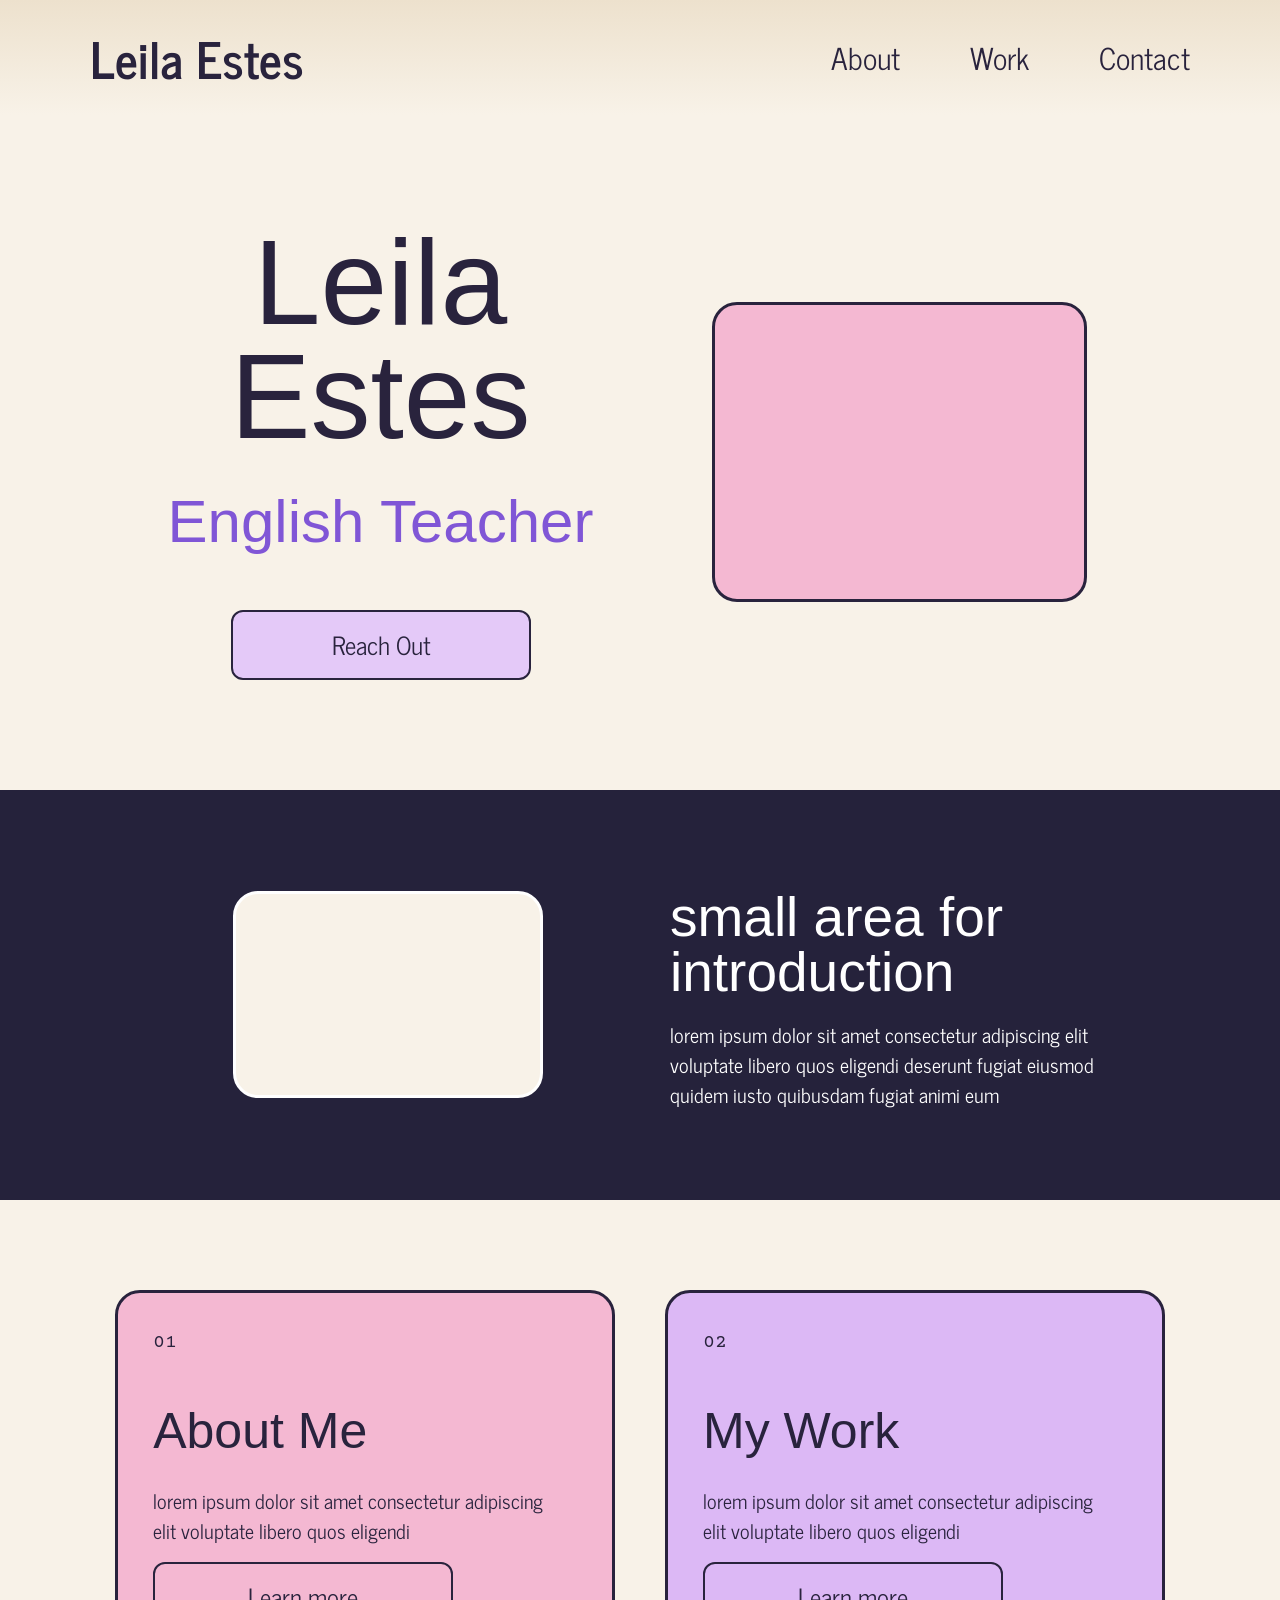
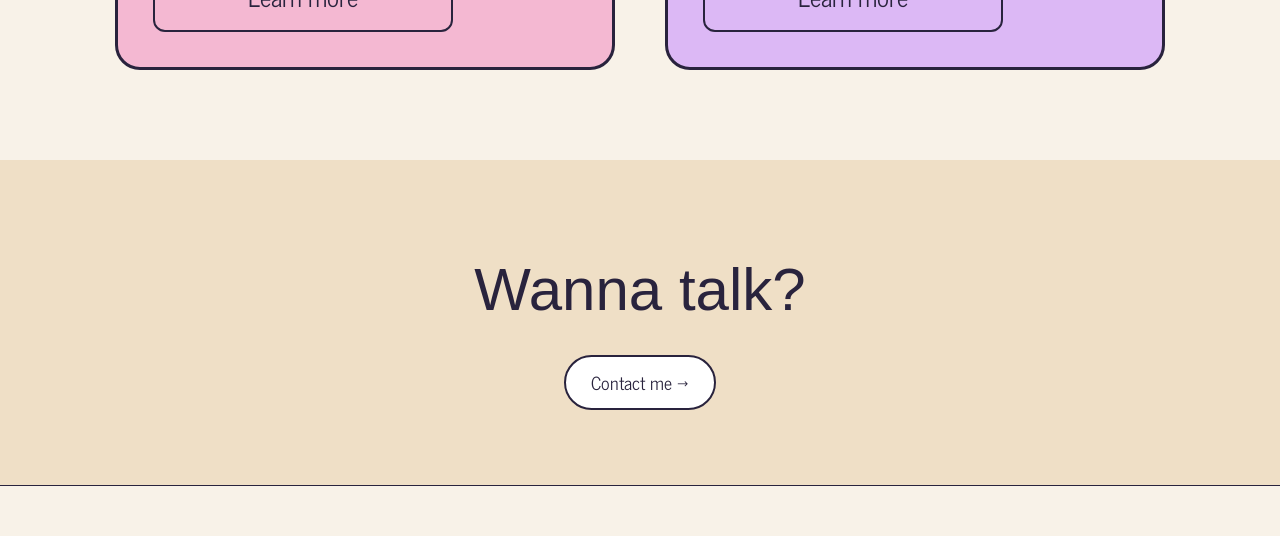
<file: index.html>
<!DOCTYPE html>
<html lang="en">
<head>
    <meta charset="UTF-8">
    <meta name="viewport" content="width=device-width, initial-scale=1.0">
    <title>Leila Estes</title>
    <link rel="stylesheet" href="style.css">
</head>

<body>
    <header class="navbar">
        <a href="index.html" class="logo">
            Leila Estes
        </a>
        <nav>
            <a href="about.html">About</a>
            <a href="work.html">Work</a>
            <a href="contact.html">Contact</a>
        </nav>
    </header>

    <main>
        <section class="hero">
            <div class="hero-text">
                <h1>
                    Leila Estes
                    <span>English Teacher</span>
                </h1>
                <a href="contact.html" class="button reach-out-button">
                    Reach Out
                </a>
            </div>
            <div class="hero-photo">
                <div class="photo-box">
                </div>
            </div>
        </section>
        <section class="intro">
            <div class="intro-photo">
                <p></p>
            </div>
            <div class="intro-text-content">
                <p class="small-title"></p>
                <h2>
                    small area for introduction
                    <span></span>
                </h2>
                <p class="intro-description">
                    lorem ipsum dolor sit amet consectetur adipiscing elit voluptate libero quos eligendi deserunt fugiat eiusmod quidem iusto quibusdam fugiat animi eum
                </p>
            </div>
        </section>
        <section class="cards">
            <div class="card about-card">
                <p class="card-number">01</p>
                <h2>About Me</h2>
                <p>
                    lorem ipsum dolor sit amet consectetur adipiscing elit voluptate libero quos eligendi
                </p>
                <a href="about.html" class="button">
                    Learn more
                </a>
            </div>
            <div class="card work-card">
                <p class="card-number">02</p>
                <h2>My Work</h2>
                <p>
                    lorem ipsum dolor sit amet consectetur adipiscing elit voluptate libero quos eligendi
                </p>
                <a href="work.html" class="button">
                    Learn more
                </a>
            </div>
        </section>
        <section class="contact-preview">
            <p class="small-title"></p>
            <h2>
                Wanna talk?
            </h2>
            <a href="contact.html" class="contact-button">
                Contact me →
            </a>
        </section>
    </main>
    <footer>
    </footer>
</body>
</html>
</file>
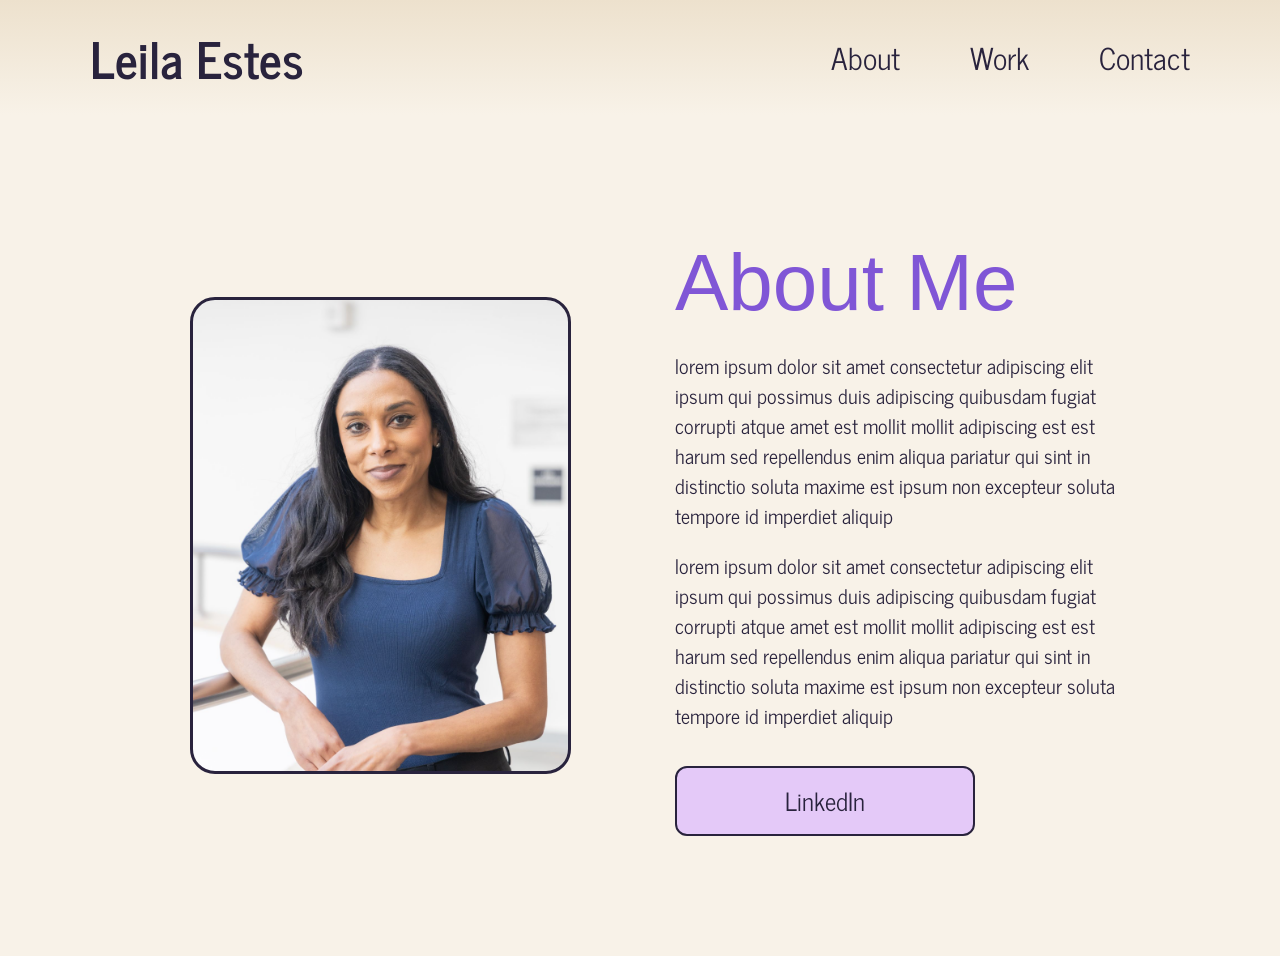
<file: about.html>
<!DOCTYPE html>
<html lang="en">
<head>
    <meta charset="UTF-8">
    <meta name="viewport" content="width=device-width, initial-scale=1.0">
    <title>About Me</title>
    <link rel="stylesheet" href="style.css">
</head>

<body>
    <header class="navbar">
        <a href="index.html" class="logo">
            Leila Estes
        </a>
        <nav>
            <a href="about.html">About</a>
            <a href="work.html">Work</a>
            <a href="contact.html">Contact</a>
        </nav>
    </header>

    <main>
        <section class="about-page">
            <div class="about-photo">
            </div>
            <div class="about-content">
                <p class="small-title"></p>
                <h1>About Me</h1>
                <p>
                    lorem ipsum dolor sit amet consectetur adipiscing elit ipsum qui possimus duis adipiscing quibusdam fugiat corrupti atque amet est mollit mollit adipiscing est est harum sed repellendus enim aliqua pariatur qui sint in distinctio soluta maxime est ipsum non excepteur soluta tempore id imperdiet aliquip 
                </p>
                <p>
                    lorem ipsum dolor sit amet consectetur adipiscing elit ipsum qui possimus duis adipiscing quibusdam fugiat corrupti atque amet est mollit mollit adipiscing est est harum sed repellendus enim aliqua pariatur qui sint in distinctio soluta maxime est ipsum non excepteur soluta tempore id imperdiet aliquip
                </p>
                <a href="https://www.linkedin.com/in/leilaestes" target="_blank" class="button">
                    LinkedIn
                </a>
            </div>
        </section>
    </main>
</body>
</html>
</file>
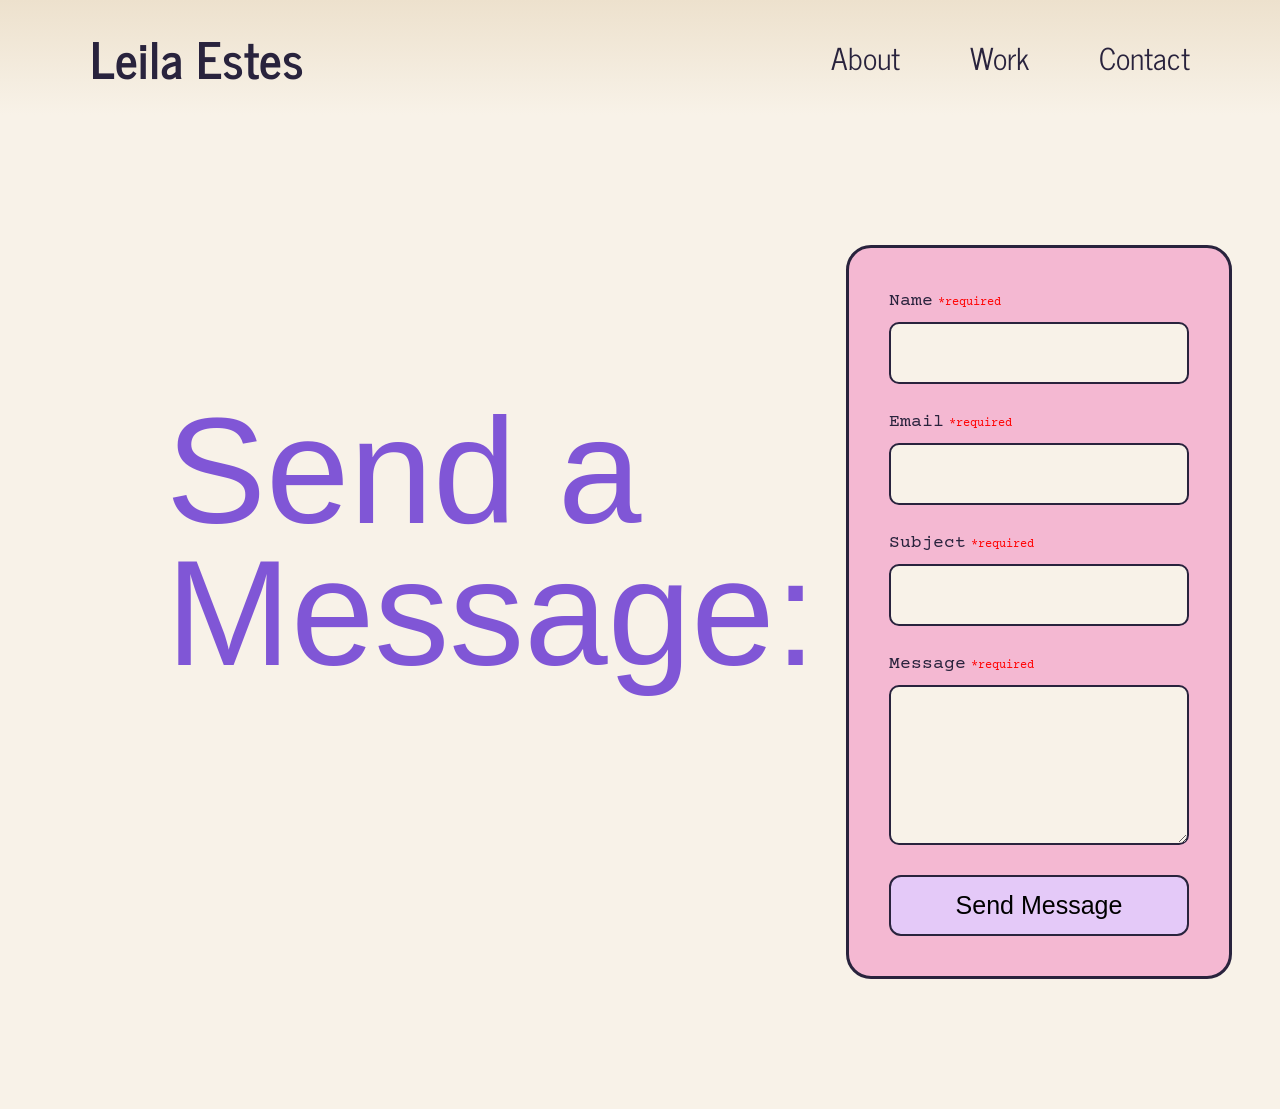
<file: contact.html>
<!DOCTYPE html>
<html lang="en">
<head>
    <meta charset="UTF-8">
    <meta name="viewport" content="width=device-width, initial-scale=1.0">
    <title>Contact</title>
    <link rel="stylesheet" href="style.css">
</head>

<body>
    <header class="navbar">
        <a href="index.html" class="logo">
            Leila Estes
        </a>
        <nav>
            <a href="about.html">About</a>
            <a href="work.html">Work</a>
            <a href="contact.html">Contact</a>
        </nav>
    </header>

    <main>
        <section class="contact-page">
            <div class="contact-heading">
                <p class="small-title"></p>
                <h1>Send a <br>Message:</h1>
                <p>
                </p>
            </div>
            <div class="contact-form">
                <form action="https://docs.google.com/forms/d/e/1FAIpQLSeA6tfyy7iO0ZbMUqt1sr4FnS1AwuExxtBgBOK4ESKaHIZyFg/formResponse"
                    method="POST"
                    target="_blank">
                    <label for="name">Name<span class="required">*required</span></label>
                    <input type="text" id="name" name="entry.1319702691" required>
                    <label for="email">Email<span class="required">*required</span></label>
                    <input type="email" id="email" name="entry.1056605875" required>
                    <label for="subject">Subject<span class="required">*required</span></label>
                    <input type="text" id="subject" name="entry.2094719429" required>
                    <label for="message">Message<span class="required">*required</span></label>
                    <textarea id="message" name="entry.504958139" required></textarea>
                    <button type="submit" class="button">
                        Send Message
                    </button>
                </form>
            </div>
        </section>
    </main>
</body>
</html>
</file>
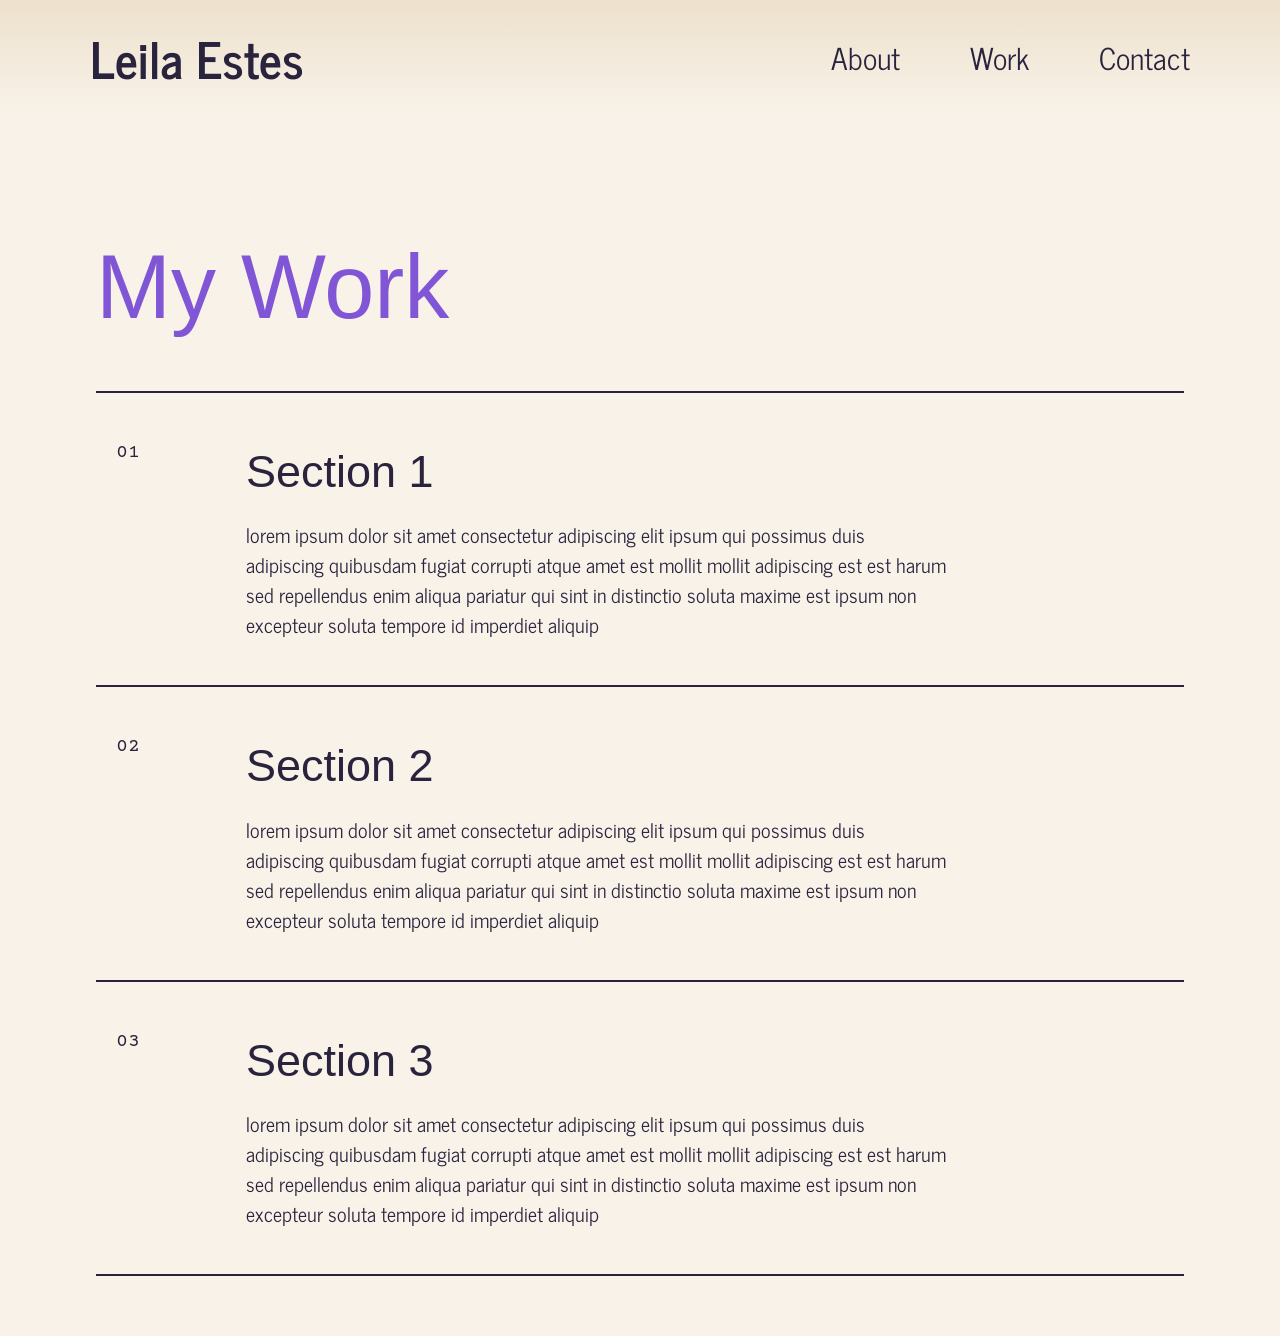
<file: work.html>
<!DOCTYPE html>
<html lang="en">
<head>
    <meta charset="UTF-8">
    <meta name="viewport" content="width=device-width, initial-scale=1.0">
    <title>My Work</title>
    <link rel="stylesheet" href="style.css">
</head>

<body>
    <header class="navbar">
        <a href="index.html" class="logo">
            Leila Estes
        </a>
        <nav>
            <a href="about.html">About</a>
            <a href="work.html">Work</a>
            <a href="contact.html">Contact</a>
        </nav>
    </header>

    <main>
        <section class="work-page">
            <div class="work-heading">
                <p class="small-title"></p>
                <h1>My Work</h1>
            </div>
            <div class="work-item">
                <p class="work-number">01</p>
                <div>
                    <h2>Section 1</h2>
                    <p>
                        lorem ipsum dolor sit amet consectetur adipiscing elit ipsum qui possimus duis adipiscing quibusdam fugiat corrupti atque amet est mollit mollit adipiscing est est harum sed repellendus enim aliqua pariatur qui sint in distinctio soluta maxime est ipsum non excepteur soluta tempore id imperdiet aliquip
                    </p>
                </div>
            </div>
            <div class="work-item">
                <p class="work-number">02</p>
                <div>
                    <h2>Section 2</h2>
                    <p>
                        lorem ipsum dolor sit amet consectetur adipiscing elit ipsum qui possimus duis adipiscing quibusdam fugiat corrupti atque amet est mollit mollit adipiscing est est harum sed repellendus enim aliqua pariatur qui sint in distinctio soluta maxime est ipsum non excepteur soluta tempore id imperdiet aliquip
                    </p>
                </div>
            </div>
            <div class="work-item">
                <p class="work-number">03</p>
                <div>
                    <h2>Section 3</h2>
                    <p>
                        lorem ipsum dolor sit amet consectetur adipiscing elit ipsum qui possimus duis adipiscing quibusdam fugiat corrupti atque amet est mollit mollit adipiscing est est harum sed repellendus enim aliqua pariatur qui sint in distinctio soluta maxime est ipsum non excepteur soluta tempore id imperdiet aliquip
                    </p>
                </div>
            </div>
        </section>
    </main>
</body>
</html>
</file>
<file: style.css>
@import url('https://fonts.googleapis.com/css2?family=BBH+Bogle&family=Courier+Prime:wght@400;700&family=News+Cycle:wght@400;700&display=swap');

* {
    box-sizing: border-box;
    margin: 0;
    padding: 0;
}

body {
    background: #f8f2e8;
    color: #29233d;
    font-family: "News Cycle", sans-serif;
    line-height: 1.5;
}

a {
    color: inherit;
    text-decoration: none;
}
/* nav */
.navbar {
    position: sticky;
    top: 0;
    z-index: 10;
    display: flex;
    justify-content: space-between;
    align-items: center;
    padding: 20px 7%;
    background: linear-gradient(to bottom, #ede1cd, #f8f2e8);
}

.logo {
    font-size: 50px;
    font-weight: 700;
}

nav {
    display: flex;
    gap: 70px;
}

nav a {
    font-size: 30px;
}
/* hero hp */

.hero {
    width: 85%;
    margin: 60px auto;
    padding: 50px;
    display: grid;
    grid-template-columns: 1fr 1fr;
    align-items: center;
    gap: 50px;
}

.hero-text {
    max-width: 650px;
}

.small-title {
    font-size: 20px;
    margin-bottom: 10px;
}

h1 {
    font-size: 100px;
    font-weight: normal;
    line-height: 0.95;
}

h1, h2, h3 {
    font-family: "BBH Bogle", sans-serif;
    font-weight: normal;
}

.small-title, .card-number {
    font-family: "Courier Prime", monospace;
}

h1 span {
    display: block;
    font-size: 70px;
    color: #8056d6;
}

.hero-description {
    max-width: 500px;
    margin-top: 25px;
    font-size: 21px;
}

.button {
    display: inline-block;
    width: 300px;
    padding: 14px 20px;
    background: #e4c9f8;
    border: 2px solid #29233d;
    border-radius: 12px;
    font-size: 25px;
    text-align: center;
}

.main-button {
    margin-top: 30px;
    background: #dcb8f5;
}

.hero {
    width: 85%;
    margin: 60px auto;
    padding: 50px;
    display: grid;
    grid-template-columns: 1fr 1fr;
    align-items: center;
    gap: 50px;
}

.hero-text {
    text-align: center;
}

h1 {
    font-size: 120px;
    font-weight: normal;
    line-height: 0.95;
}

h1, h2, h3 {
    font-family: "BBH Bogle", sans-serif;
    font-weight: normal;
}

h1 span {
    display: block;
    font-size: 60px;
    color: #8056d6;
    margin-top: 40px;
}

.hero-photo {
    width: 80%;
    margin: auto;
}

.reach-out-button {
    margin-top: 60px;
}

.photo-box {
    width: 100%;
    aspect-ratio: 5 / 4;
    display: flex;
    justify-content: center;
    align-items: center;
    background: #f4b8d2;
    border: 3px solid #29233d;
    border-radius: 25px;
    font-size: 25px;
}
/* intro sect hp */
.intro {
    padding: 90px 13%;
    display: grid;
    grid-template-columns: 1fr 1fr;
    gap: 60px;
    align-items: center;
    background: #25223b;
    color: white;
}

.intro-photo {
    width: 70%;
    aspect-ratio: 3/2;
    margin: auto;
    display: flex;
    align-items: center;
    justify-content: center;
    background: #f8f2e8;
    border: 3px solid white;
    border-radius: 25px;
}

.intro-text-content {
    max-width: 600px;
}

.intro-description {
    font-size: 20px;
    line-height: 1.5;
    margin-top: 20px;
}

.intro h2 {
    max-width: 850px;
    margin: 10px 0 20px;
    font-size: 55px;
    line-height: 1;
}

.intro h2 span {
    color: #e2b9f7;
}

.intro-text {
    max-width: 700px;
    margin: auto;
    font-size: 20px;
}
/* cards hp */
.cards {
    padding: 90px 9%;
    display: grid;
    grid-template-columns: 1fr 1fr;
    gap: 50px;
}

.card {
    min-height: 380px;
    padding: 35px;
    border: 3px solid #29233d;
    border-radius: 25px;
    display: flex;
    flex-direction: column;
    justify-content: space-between;
}

.about-card {
    background: #f4b8d2;
}

.work-card {
    background: #dcb8f5;
}

.card-number {
    font-size: 18px;
}

.card h2 {
    font-size: 50px;
    margin-top: 20px;
}

.card p {
    font-size: 20px;
    max-width: 400px;
}

.card .button {
    align-self: flex-start;
    background: transparent;
}
/* contact hp footer */
.contact-preview {
    padding: 75px 9%;
    background: #efdfc6;
    text-align: center;
}

.contact-preview h2 {
    font-size: 60px;
    margin-bottom: 20px;
}

.contact-button {
    display: inline-block;
    padding: 12px 25px;
    border: 2px solid #29233d;
    border-radius: 30px;
    background: white;
    font-size: 18px;
}
/* FOOTER */
footer {
    padding: 25px 7%;
    display: flex;
    justify-content: space-between;
    font-size: 17px;
    border-top: 1px solid #29233d;
}
/* SUBPAGE TITLES */
.page-title {
    min-height: 70vh;
    padding: 100px 9%;
    display: flex;
    flex-direction: column;
    justify-content: center;
}

.page-title h1 {
    color: #8056d6;
}
/* ABOUT*/
.about-page {
    width: 85%;
    margin: 60px auto;
    padding: 60px;
    display: grid;
    grid-template-columns: 1fr 1fr;
    align-items: center;
    gap: 70px;
}

.about-photo {
    width: 85%;
    aspect-ratio: 4 / 5;
    margin: auto;
    background-image: url("images/aboutphoto.png");
    background-size: cover;
    border: 3px solid #29233d;
    border-radius: 25px;
}

.about-content {
    max-width: 600px;
}

.about-content h1 {
    font-size: 80px;
    color: #8056d6;
    margin-bottom: 30px;
}

.about-content p:not(.small-title) {
    font-size: 20px;
    margin-bottom: 20px;
}

.about-content .button {
    margin-top: 15px;
}
/*WORK*/
.work-page {
    width: 85%;
    margin: 60px auto;
}

.work-heading {
    padding: 60px 0;
    border-bottom: 2px solid #29233d;
}

.work-heading h1 {
    font-size: 90px;
    color: #8056d6;
}

.work-item {
    padding: 45px 20px;
    display: grid;
    grid-template-columns: 100px 1fr;
    gap: 30px;
    border-bottom: 2px solid #29233d;
}

.work-number {
    font-family: "Courier Prime", monospace;
    font-size: 20px;
}

.work-item h2 {
    font-size: 45px;
    margin-bottom: 15px;
}

.work-item p {
    max-width: 700px;
    font-size: 20px;
}
/* HOVER transitions */
.button {
    transition: background-color 0.2s ease, color 0.2s ease, transform 0.2s ease;
}

.button:hover {
    background: #8056d6;
    color: #f8f2e8;
    transform: translateY(-3px);
}

nav a {
    transition: color 0.2s ease;
    font-weight: 400;
}

nav a:hover {
    color: #8056d6;
    font-weight: 700;
}

.logo {
    transition: color 0.2s ease;
}

.logo:hover {
    color: #8056d6;
}

.contact-button {
    transition: background-color 0.2s ease, color 0.2s ease, transform 0.2s ease;
}

.contact-button:hover {
    background: #8056d6;
    color: #f8f2e8;
    transform: translateY(-3px);
}
/* contactpage */
.contact-page {
    width: 85%;
    margin: 60px auto;
    padding: 70px;
    display: grid;
    grid-template-columns: 1fr 1fr;
    gap: 80px;
    align-items: center;
}

.contact-heading {
    max-width: 600px;
}

.contact-heading h1 {
    font-size: 150px;
    color: #8056d6;
    line-height: 0.95;
    margin-bottom: 150px;
}

.contact-heading p:not(.small-title) {
    font-size: 21px;
    max-width: 500px;
}
/* FORM */
.contact-form {
    padding: 40px;
    background: #f4b8d2;
    border: 3px solid #29233d;
    border-radius: 25px;
}

.contact-form form {
    display: flex;
    flex-direction: column;
}

.contact-form label {
    margin-bottom: 7px;
    font-family: "Courier Prime", monospace;
    font-size: 18px;
}

.contact-form input, .contact-form textarea {
    width: 100%;
    padding: 14px;
    margin-bottom: 25px;
    background: #f8f2e8;
    border: 2px solid #29233d;
    border-radius: 10px;
    font-family: "News Cycle", sans-serif;
    font-size: 18px;
}

.contact-form textarea {
    min-height: 160px;
    resize: vertical;
}

.contact-form .button {
    margin-top: 5px;
    cursor: pointer;
}

.required {
    color: red;
    font-size: 12px;
    margin-left: 5px;
}
</file>
